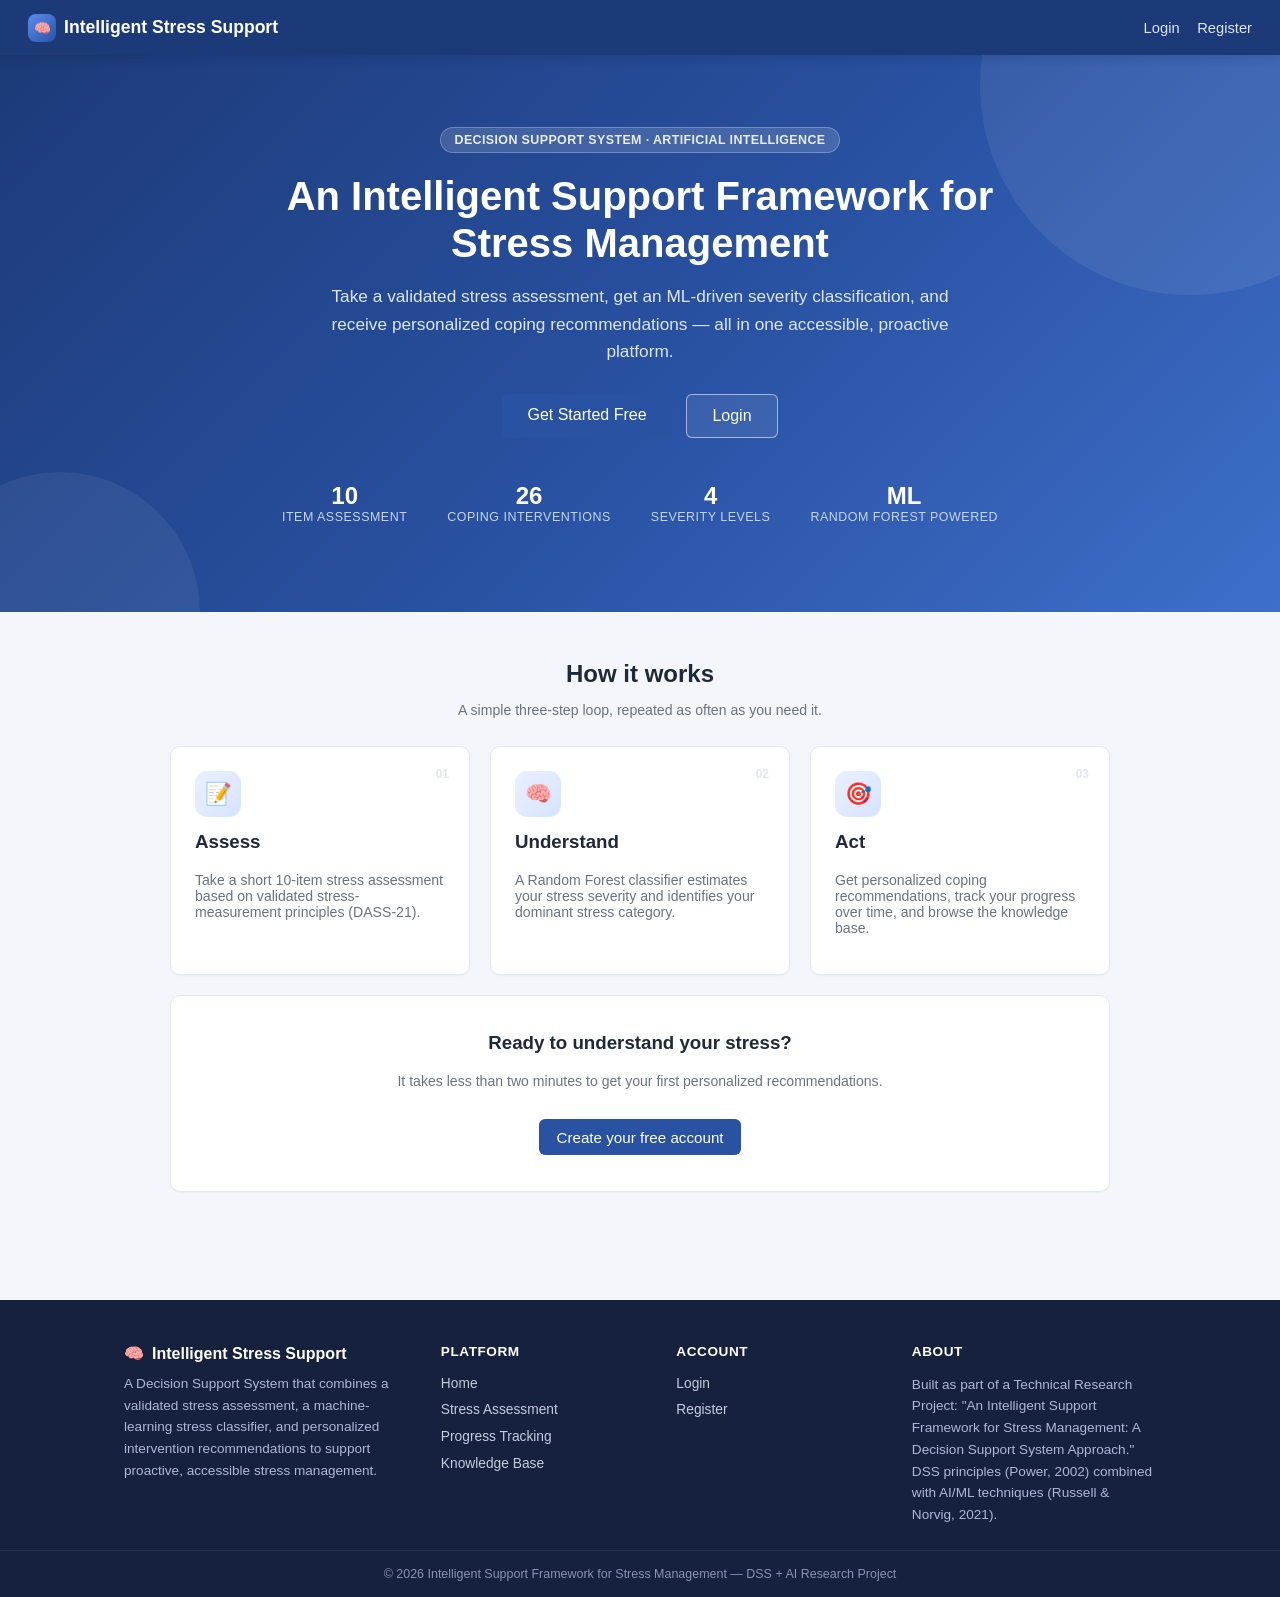
<file: frontend/index.html>
<!DOCTYPE html>
<html lang="en">
<head>
<meta charset="UTF-8">
<meta name="viewport" content="width=device-width, initial-scale=1.0">
<title>Intelligent Stress Support Framework</title>
<link rel="stylesheet" href="assets/css/style.css">
</head>
<body>
<div id="navbar-placeholder"></div>

<section class="hero">
  <div class="hero-inner">
    <span class="hero-eyebrow">Decision Support System &middot; Artificial Intelligence</span>
    <h1>An Intelligent Support Framework for Stress Management</h1>
    <p class="lead">Take a validated stress assessment, get an ML-driven severity classification, and
      receive personalized coping recommendations &mdash; all in one accessible, proactive platform.</p>
    <div class="hero-cta">
      <a class="btn" href="register.html">Get Started Free</a>
      <a class="btn secondary" href="login.html">Login</a>
    </div>
    <div class="hero-stats">
      <div class="hstat"><div class="num">10</div><div class="lbl">Item Assessment</div></div>
      <div class="hstat"><div class="num">26</div><div class="lbl">Coping Interventions</div></div>
      <div class="hstat"><div class="num">4</div><div class="lbl">Severity Levels</div></div>
      <div class="hstat"><div class="num">ML</div><div class="lbl">Random Forest Powered</div></div>
    </div>
  </div>
</section>

<div class="container">
  <div class="section-heading">
    <h2>How it works</h2>
    <p class="muted">A simple three-step loop, repeated as often as you need it.</p>
  </div>
  <div class="grid-3">
    <div class="card feature-card">
      <span class="step-no">01</span>
      <div class="icon-circle">&#128221;</div>
      <h3>Assess</h3>
      <p class="muted">Take a short 10-item stress assessment based on validated stress-measurement
        principles (DASS-21).</p>
    </div>
    <div class="card feature-card">
      <span class="step-no">02</span>
      <div class="icon-circle">&#129504;</div>
      <h3>Understand</h3>
      <p class="muted">A Random Forest classifier estimates your stress severity and identifies your
        dominant stress category.</p>
    </div>
    <div class="card feature-card">
      <span class="step-no">03</span>
      <div class="icon-circle">&#127919;</div>
      <h3>Act</h3>
      <p class="muted">Get personalized coping recommendations, track your progress over time, and
        browse the knowledge base.</p>
    </div>
  </div>

  <div class="card" style="text-align:center; padding:2.25rem 1.5rem;">
    <h3 style="margin-top:0;">Ready to understand your stress?</h3>
    <p class="muted">It takes less than two minutes to get your first personalized recommendations.</p>
    <a class="btn" href="register.html">Create your free account</a>
  </div>
</div>

<div id="footer-placeholder"></div>
<script src="assets/js/config.js"></script>
<script src="assets/js/api.js"></script>
</body>
</html>
</file>
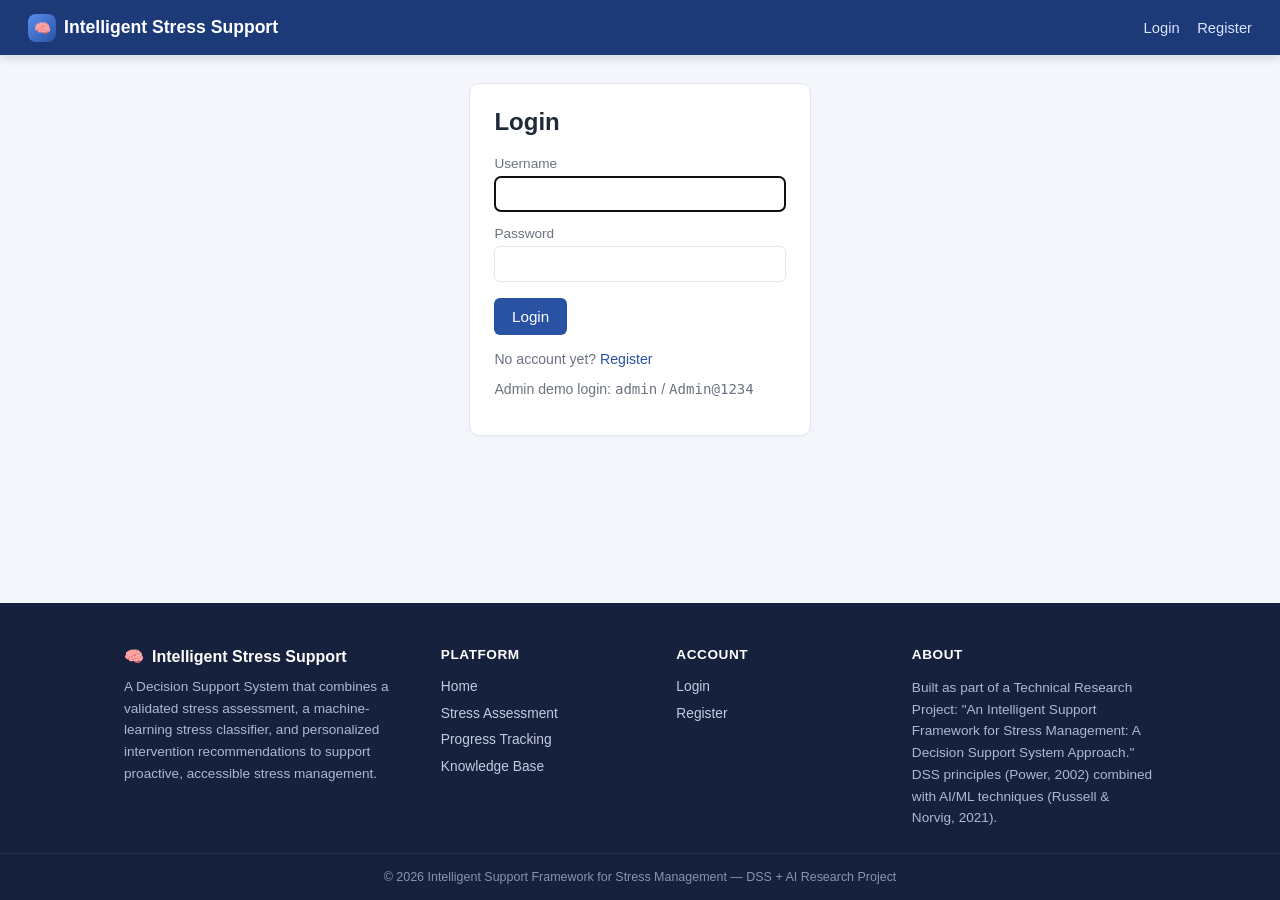
<file: frontend/assessment.html>
<!DOCTYPE html>
<html lang="en">
<head>
<meta charset="UTF-8">
<meta name="viewport" content="width=device-width, initial-scale=1.0">
<title>Stress Assessment - Intelligent Stress Support</title>
<link rel="stylesheet" href="assets/css/style.css">
</head>
<body>
<div id="navbar-placeholder"></div>
<div class="container">
  <div class="card">
    <h2>Stress Assessment</h2>
    <p class="muted">For each statement, indicate how often it applies to you. This uses the same
      10-item, 0&ndash;3 scale described in Appendix A of the project report.</p>
    <div id="alert-box"></div>
    <form id="assessment-form">
      <div id="questions-list"><p class="muted">Loading questions...</p></div>
      <button class="btn" type="submit" id="submit-btn">Submit Assessment</button>
    </form>
  </div>
</div>
<div id="footer-placeholder"></div>
<script src="assets/js/config.js"></script>
<script src="assets/js/api.js"></script>
<script>
Auth.requireAuth();

const SCALE_LABELS = { 0: "Never", 1: "Sometimes", 2: "Often", 3: "Almost Always" };

async function loadQuestions() {
  const listEl = document.getElementById("questions-list");
  try {
    const data = await Api.get("/assessment/questions");
    listEl.innerHTML = data.questions.map(q => `
      <div class="q-item">
        <div><strong>${q.id}.</strong> ${escapeHtml(q.text)}</div>
        <div class="scale-options">
          ${[0,1,2,3].map(v => `
            <label>
              <input type="radio" name="q${q.id}" value="${v}" ${v===0 ? "checked" : ""}>
              ${SCALE_LABELS[v]}
            </label>`).join("")}
        </div>
      </div>`).join("");
  } catch (err) {
    listEl.innerHTML = `<div class="alert error">${escapeHtml(err.message)}</div>`;
  }
}
loadQuestions();

document.getElementById("assessment-form").addEventListener("submit", async (e) => {
  e.preventDefault();
  const alertBox = document.getElementById("alert-box");
  alertBox.innerHTML = "";

  const responses = [];
  for (let i = 1; i <= 10; i++) {
    const checked = document.querySelector(`input[name="q${i}"]:checked`);
    if (!checked) {
      showAlert(alertBox, `Please answer question ${i}.`, "error");
      return;
    }
    responses.push(parseInt(checked.value, 10));
  }

  const submitBtn = document.getElementById("submit-btn");
  submitBtn.disabled = true;
  submitBtn.textContent = "Submitting...";

  try {
    const result = await Api.post("/assessment/submit", { responses });
    window.location.href = "results.html?id=" + result.assessment_id;
  } catch (err) {
    showAlert(alertBox, err.message, "error");
    submitBtn.disabled = false;
    submitBtn.textContent = "Submit Assessment";
  }
});
</script>
</body>
</html>
</file>
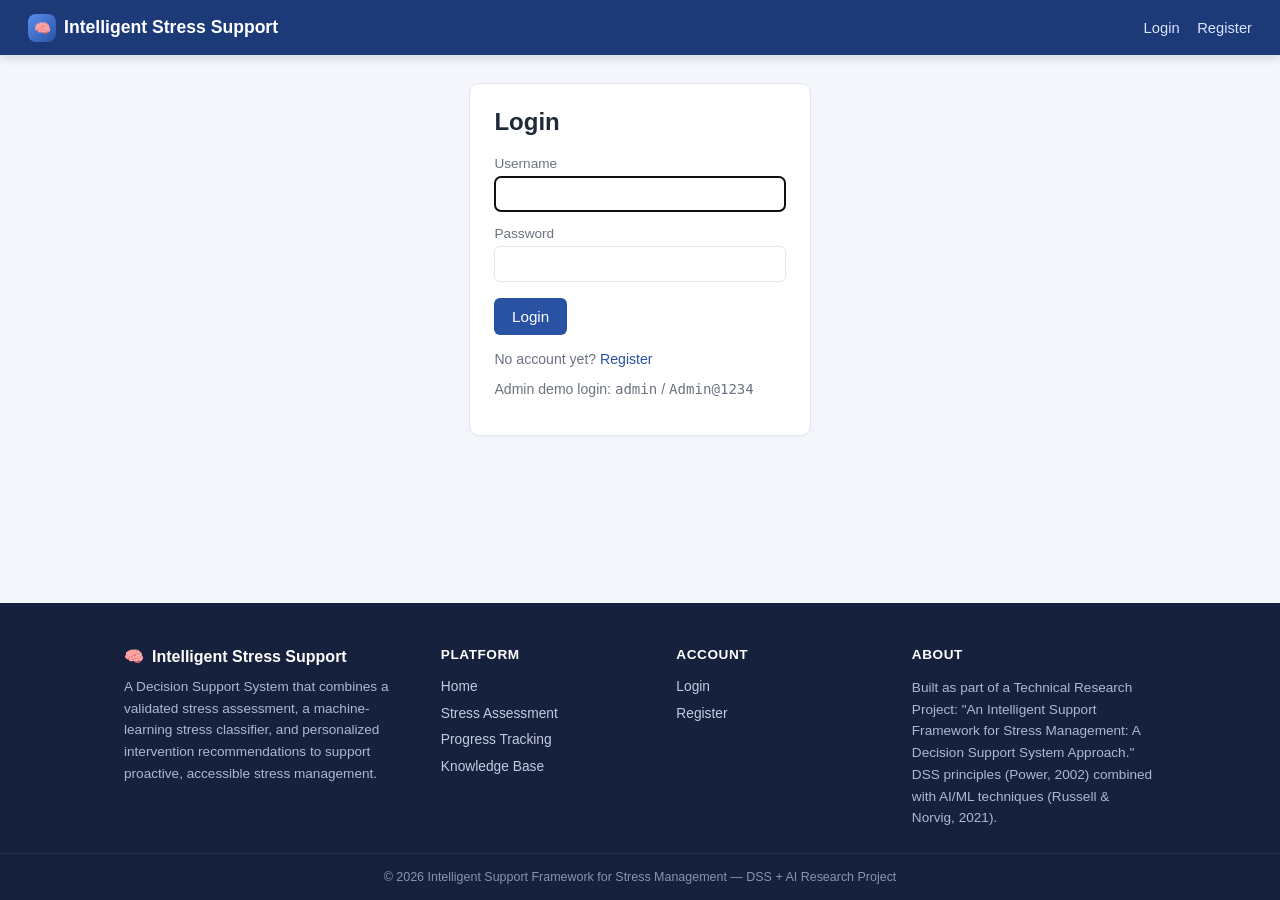
<file: frontend/dashboard.html>
<!DOCTYPE html>
<html lang="en">
<head>
<meta charset="UTF-8">
<meta name="viewport" content="width=device-width, initial-scale=1.0">
<title>Dashboard - Intelligent Stress Support</title>
<link rel="stylesheet" href="assets/css/style.css">
</head>
<body>
<div id="navbar-placeholder"></div>
<div class="container">
  <div class="card">
    <h2 id="welcome-heading">Welcome</h2>
    <p class="muted">Your personal stress management dashboard.</p>
    <p>
      <a class="btn" href="assessment.html">Take Stress Assessment</a>
      <a class="btn secondary" href="progress.html">View Progress</a>
    </p>
  </div>

  <div class="grid-3" id="stat-cards">
    <div class="card stat"><div class="value" id="stat-assessments">&ndash;</div><div class="label">Assessments taken</div></div>
    <div class="card stat"><div class="value" id="stat-latest-severity">&ndash;</div><div class="label">Latest severity</div></div>
    <div class="card stat"><div class="value" id="stat-trend">&ndash;</div><div class="label">7-day stress trend</div></div>
  </div>

  <div class="card">
    <h3>Recent Assessments</h3>
    <div id="recent-assessments"><p class="muted">Loading...</p></div>
    <p><a href="history.html">View full history &rarr;</a></p>
  </div>
</div>
<div id="footer-placeholder"></div>
<script src="assets/js/config.js"></script>
<script src="assets/js/api.js"></script>
<script>
Auth.requireAuth();
document.getElementById("welcome-heading").textContent = "Welcome, " + (Auth.getUser()?.full_name || Auth.getUser()?.username || "");

async function load() {
  try {
    const history = await Api.get("/assessment/history");
    document.getElementById("stat-assessments").textContent = history.length;
    if (history.length) {
      const latest = history[0];
      document.getElementById("stat-latest-severity").innerHTML = `<span class="${severityBadgeClass(latest.severity_level)}">${latest.severity_level}</span>`;
    } else {
      document.getElementById("stat-latest-severity").textContent = "N/A";
    }

    const recentEl = document.getElementById("recent-assessments");
    if (!history.length) {
      recentEl.innerHTML = `<p class="muted">You haven't taken an assessment yet.</p>`;
    } else {
      const rows = history.slice(0, 5).map(a => `
        <tr>
          <td>${formatDate(a.assessment_date)}</td>
          <td>${a.total_score}</td>
          <td><span class="${severityBadgeClass(a.severity_level)}">${a.severity_level}</span></td>
          <td>${escapeHtml(a.stress_category || "")}</td>
          <td><a href="results.html?id=${a.assessment_id}">View</a></td>
        </tr>`).join("");
      recentEl.innerHTML = `
        <table>
          <thead><tr><th>Date</th><th>Score</th><th>Severity</th><th>Category</th><th></th></tr></thead>
          <tbody>${rows}</tbody>
        </table>`;
    }
  } catch (err) {
    document.getElementById("recent-assessments").innerHTML = `<div class="alert error">${escapeHtml(err.message)}</div>`;
  }

  try {
    const summary = await Api.get("/progress/summary");
    document.getElementById("stat-trend").textContent = summary.trend ? summary.trend : "Not enough data";
  } catch (err) {
    document.getElementById("stat-trend").textContent = "N/A";
  }
}
load();
</script>
</body>
</html>
</file>
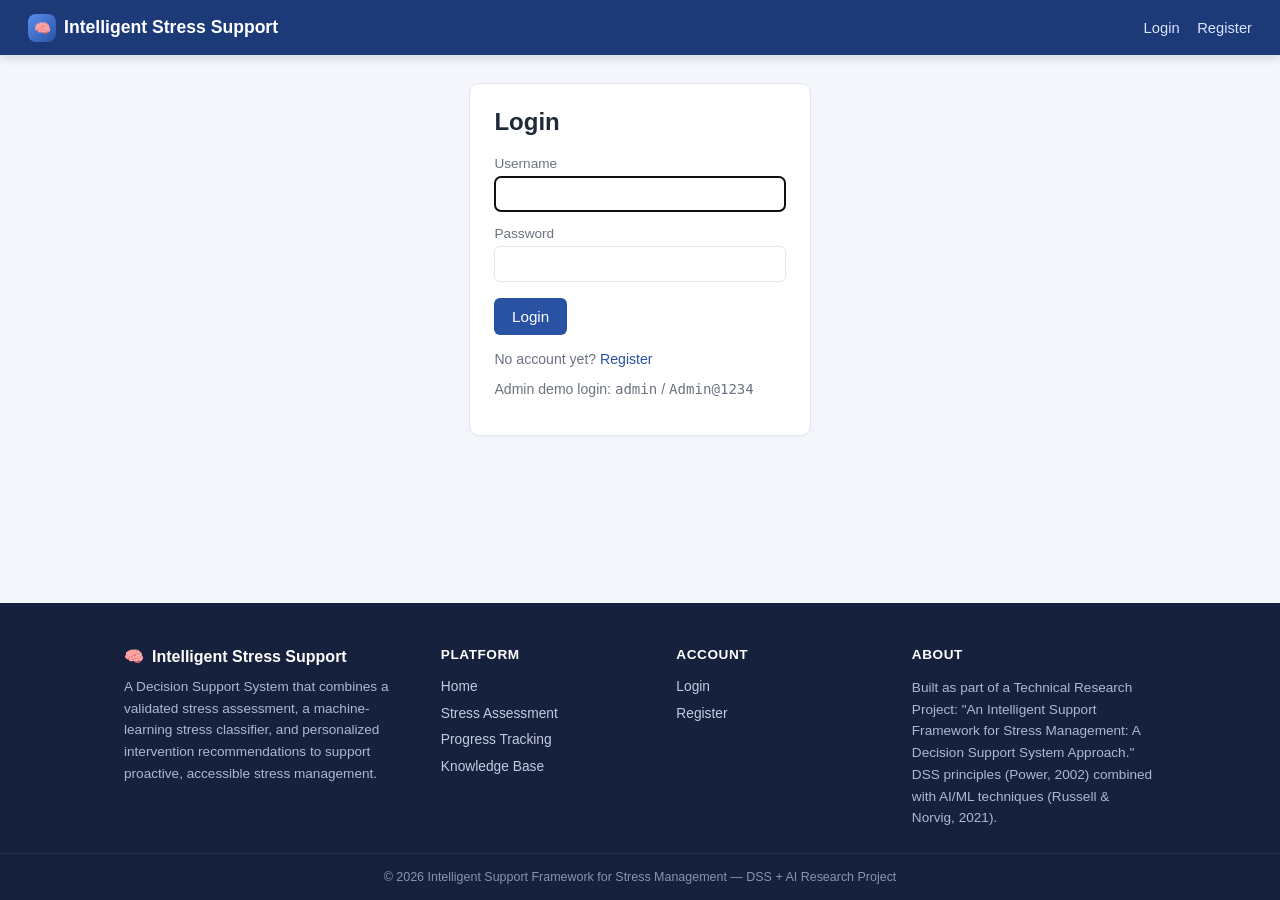
<file: frontend/history.html>
<!DOCTYPE html>
<html lang="en">
<head>
<meta charset="UTF-8">
<meta name="viewport" content="width=device-width, initial-scale=1.0">
<title>Assessment History - Intelligent Stress Support</title>
<link rel="stylesheet" href="assets/css/style.css">
</head>
<body>
<div id="navbar-placeholder"></div>
<div class="container">
  <div class="card">
    <h2>Assessment History</h2>
    <div id="history-table"><p class="muted">Loading...</p></div>
  </div>
</div>
<div id="footer-placeholder"></div>
<script src="assets/js/config.js"></script>
<script src="assets/js/api.js"></script>
<script>
Auth.requireAuth();

async function load() {
  const el = document.getElementById("history-table");
  try {
    const history = await Api.get("/assessment/history");
    if (!history.length) {
      el.innerHTML = `<p class="muted">No assessments yet. <a href="assessment.html">Take one now</a>.</p>`;
      return;
    }
    const rows = history.map(a => `
      <tr>
        <td>${formatDate(a.assessment_date)}</td>
        <td>${a.total_score}</td>
        <td><span class="${severityBadgeClass(a.severity_level)}">${a.severity_level}</span></td>
        <td>${escapeHtml(a.stress_category || "")}</td>
        <td><a href="results.html?id=${a.assessment_id}">View</a></td>
      </tr>`).join("");
    el.innerHTML = `
      <table>
        <thead><tr><th>Date</th><th>Score</th><th>Severity</th><th>Category</th><th></th></tr></thead>
        <tbody>${rows}</tbody>
      </table>`;
  } catch (err) {
    el.innerHTML = `<div class="alert error">${escapeHtml(err.message)}</div>`;
  }
}
load();
</script>
</body>
</html>
</file>
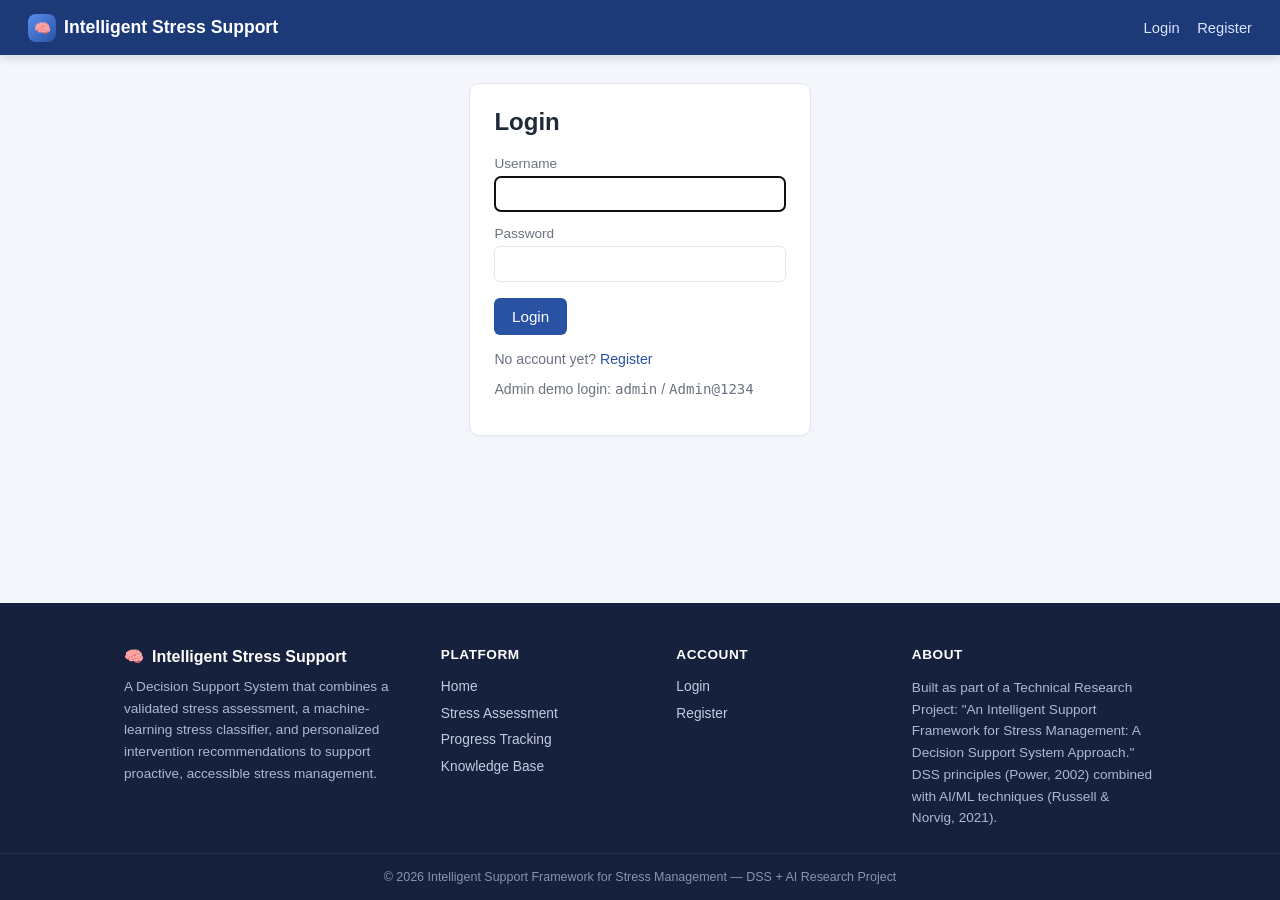
<file: frontend/knowledge.html>
<!DOCTYPE html>
<html lang="en">
<head>
<meta charset="UTF-8">
<meta name="viewport" content="width=device-width, initial-scale=1.0">
<title>Knowledge Base - Intelligent Stress Support</title>
<link rel="stylesheet" href="assets/css/style.css">
</head>
<body>
<div id="navbar-placeholder"></div>
<div class="container">
  <div class="card">
    <h2>Knowledge Base</h2>
    <div class="grid-2">
      <div>
        <label for="search">Search</label>
        <input type="text" id="search" placeholder="Search articles...">
      </div>
      <div>
        <label for="category">Category</label>
        <select id="category"><option value="">All categories</option></select>
      </div>
    </div>
  </div>
  <div id="articles-list"><p class="muted">Loading...</p></div>
</div>
<div id="footer-placeholder"></div>
<script src="assets/js/config.js"></script>
<script src="assets/js/api.js"></script>
<script>
Auth.requireAuth();

async function loadCategories() {
  try {
    const cats = await Api.get("/knowledge/categories");
    const sel = document.getElementById("category");
    cats.forEach(c => {
      const opt = document.createElement("option");
      opt.value = c; opt.textContent = c;
      sel.appendChild(opt);
    });
  } catch (err) { /* non-fatal */ }
}

async function loadArticles() {
  const el = document.getElementById("articles-list");
  const q = document.getElementById("search").value.trim();
  const category = document.getElementById("category").value;
  const params = new URLSearchParams();
  if (q) params.set("q", q);
  if (category) params.set("category", category);

  el.innerHTML = `<p class="muted">Loading...</p>`;
  try {
    const articles = await Api.get("/knowledge" + (params.toString() ? "?" + params.toString() : ""));
    if (!articles.length) {
      el.innerHTML = `<p class="muted">No articles found.</p>`;
      return;
    }
    el.innerHTML = articles.map(a => `
      <div class="card">
        <div class="muted">${escapeHtml(a.category || "General")}</div>
        <h3><a href="knowledge_detail.html?id=${a.resource_id}">${escapeHtml(a.title)}</a></h3>
        <p>${escapeHtml(a.content.slice(0, 180))}${a.content.length > 180 ? "..." : ""}</p>
      </div>`).join("");
  } catch (err) {
    el.innerHTML = `<div class="alert error">${escapeHtml(err.message)}</div>`;
  }
}

document.getElementById("search").addEventListener("input", debounce(loadArticles, 300));
document.getElementById("category").addEventListener("change", loadArticles);

function debounce(fn, ms) {
  let t;
  return (...args) => { clearTimeout(t); t = setTimeout(() => fn(...args), ms); };
}

loadCategories();
loadArticles();
</script>
</body>
</html>
</file>
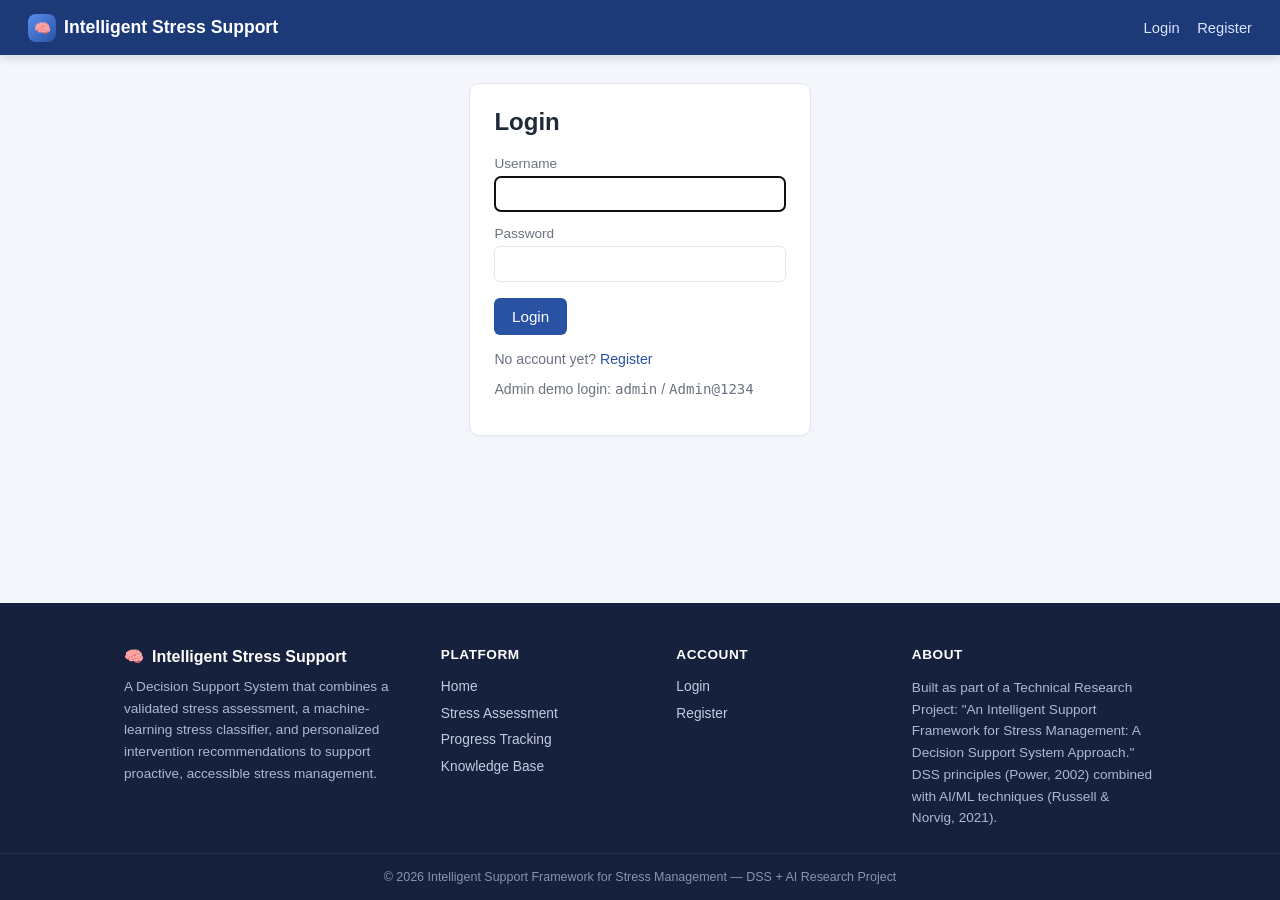
<file: frontend/login.html>
<!DOCTYPE html>
<html lang="en">
<head>
<meta charset="UTF-8">
<meta name="viewport" content="width=device-width, initial-scale=1.0">
<title>Login - Intelligent Stress Support</title>
<link rel="stylesheet" href="assets/css/style.css">
</head>
<body>
<div id="navbar-placeholder"></div>
<div class="container" style="max-width:420px;">
  <div class="card">
    <h2>Login</h2>
    <div id="alert-box"></div>
    <form id="login-form">
      <label for="username">Username</label>
      <input type="text" id="username" required autofocus>

      <label for="password">Password</label>
      <input type="password" id="password" required>

      <button class="btn" type="submit">Login</button>
    </form>
    <p class="muted" style="margin-top:1rem;">No account yet? <a href="register.html">Register</a></p>
    <p class="muted">Admin demo login: <code>admin</code> / <code>Admin@1234</code></p>
  </div>
</div>
<div id="footer-placeholder"></div>
<script src="assets/js/config.js"></script>
<script src="assets/js/api.js"></script>
<script>
Auth.redirectIfLoggedIn();

document.getElementById("login-form").addEventListener("submit", async (e) => {
  e.preventDefault();
  const alertBox = document.getElementById("alert-box");
  alertBox.innerHTML = "";
  const username = document.getElementById("username").value.trim();
  const password = document.getElementById("password").value;

  try {
    const data = await Api.post("/auth/login", { username, password });
    Auth.setSession(data.token, data.user);
    window.location.href = "dashboard.html";
  } catch (err) {
    showAlert(alertBox, err.message, "error");
  }
});
</script>
</body>
</html>
</file>
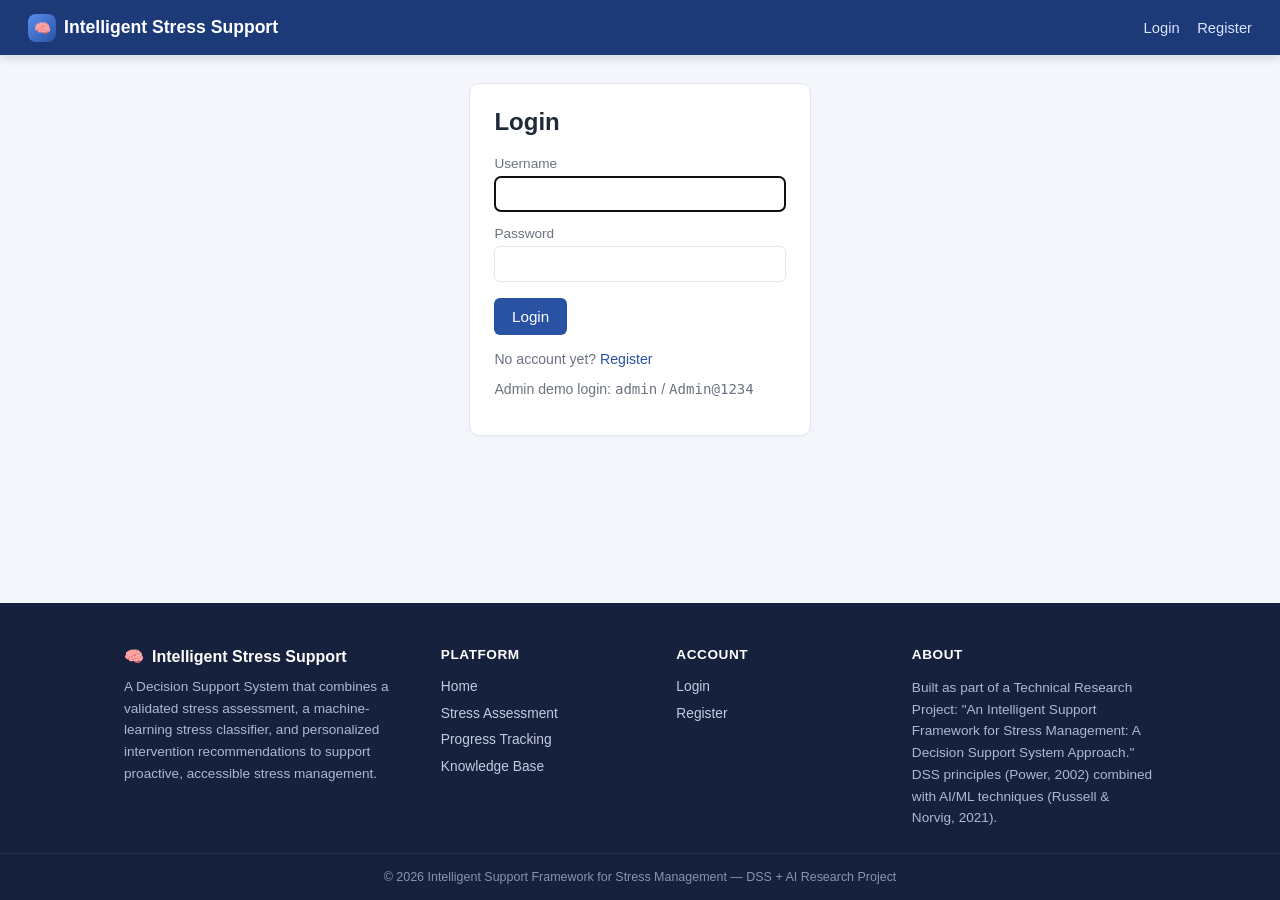
<file: frontend/profile.html>
<!DOCTYPE html>
<html lang="en">
<head>
<meta charset="UTF-8">
<meta name="viewport" content="width=device-width, initial-scale=1.0">
<title>Profile - Intelligent Stress Support</title>
<link rel="stylesheet" href="assets/css/style.css">
</head>
<body>
<div id="navbar-placeholder"></div>
<div class="container" style="max-width:520px;">
  <div class="card">
    <h2>Your Profile</h2>
    <div id="alert-box"></div>
    <form id="profile-form">
      <label>Username</label>
      <input type="text" id="username" disabled>

      <label>Email</label>
      <input type="text" id="email" disabled>

      <label for="full_name">Full name</label>
      <input type="text" id="full_name">

      <div class="grid-2">
        <div>
          <label for="age">Age</label>
          <input type="number" id="age" min="10" max="120">
        </div>
        <div>
          <label for="gender">Gender</label>
          <select id="gender">
            <option value="">Prefer not to say</option>
            <option>Female</option>
            <option>Male</option>
            <option>Other</option>
          </select>
        </div>
      </div>

      <label for="occupation">Occupation</label>
      <input type="text" id="occupation">

      <button class="btn" type="submit">Save Changes</button>
    </form>
  </div>
</div>
<div id="footer-placeholder"></div>
<script src="assets/js/config.js"></script>
<script src="assets/js/api.js"></script>
<script>
Auth.requireAuth();

async function load() {
  try {
    const u = await Api.get("/auth/me");
    document.getElementById("username").value = u.username;
    document.getElementById("email").value = u.email;
    document.getElementById("full_name").value = u.full_name || "";
    document.getElementById("age").value = u.age || "";
    document.getElementById("gender").value = u.gender || "";
    document.getElementById("occupation").value = u.occupation || "";
  } catch (err) {
    showAlert(document.getElementById("alert-box"), err.message, "error");
  }
}
load();

document.getElementById("profile-form").addEventListener("submit", async (e) => {
  e.preventDefault();
  const alertBox = document.getElementById("alert-box");
  alertBox.innerHTML = "";
  try {
    const updated = await Api.put("/auth/me", {
      full_name: document.getElementById("full_name").value.trim(),
      age: document.getElementById("age").value || null,
      gender: document.getElementById("gender").value,
      occupation: document.getElementById("occupation").value.trim(),
    });
    const user = Auth.getUser();
    user.full_name = updated.full_name;
    Auth.setSession(Auth.getToken(), user);
    showAlert(alertBox, "Profile updated.", "success");
  } catch (err) {
    showAlert(alertBox, err.message, "error");
  }
});
</script>
</body>
</html>
</file>
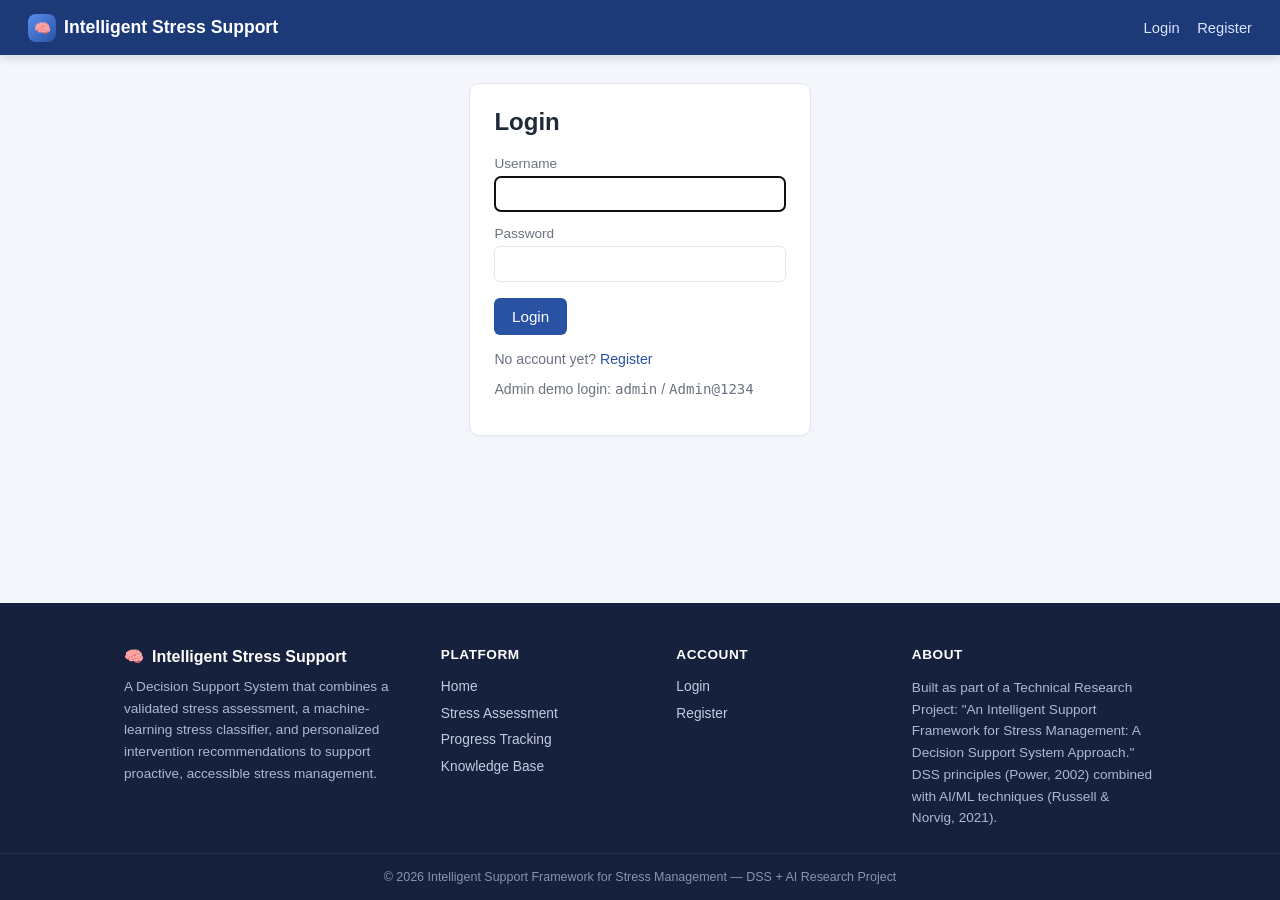
<file: frontend/progress.html>
<!DOCTYPE html>
<html lang="en">
<head>
<meta charset="UTF-8">
<meta name="viewport" content="width=device-width, initial-scale=1.0">
<title>Progress Tracking - Intelligent Stress Support</title>
<link rel="stylesheet" href="assets/css/style.css">
</head>
<body>
<div id="navbar-placeholder"></div>
<div class="container">
  <div class="card">
    <h2>Log Today's Check-in</h2>
    <div id="alert-box"></div>
    <form id="progress-form">
      <div class="grid-2">
        <div>
          <label for="stress_level">Stress level (1 = very low, 10 = very high)</label>
          <input type="number" id="stress_level" min="1" max="10" required>
        </div>
        <div>
          <label for="mood_rating">Mood rating (1 = very low, 10 = very high)</label>
          <input type="number" id="mood_rating" min="1" max="10" required>
        </div>
      </div>
      <label for="notes">Notes (optional)</label>
      <textarea id="notes" placeholder="What's on your mind today?"></textarea>
      <button class="btn" type="submit">Save Check-in</button>
    </form>
  </div>

  <div class="card">
    <h3>Trend</h3>
    <svg id="trend-chart" width="100%" height="220"></svg>
  </div>

  <div class="card">
    <h3>History</h3>
    <div id="progress-table"><p class="muted">Loading...</p></div>
  </div>
</div>
<div id="footer-placeholder"></div>
<script src="assets/js/config.js"></script>
<script src="assets/js/api.js"></script>
<script src="assets/js/chart.js"></script>
<script>
Auth.requireAuth();

async function load() {
  const tableEl = document.getElementById("progress-table");
  try {
    const rows = await Api.get("/progress");
    if (!rows.length) {
      tableEl.innerHTML = `<p class="muted">No check-ins logged yet.</p>`;
    } else {
      const trs = rows.slice().reverse().map(r => `
        <tr>
          <td>${formatDate(r.tracking_date)}</td>
          <td>${r.stress_level}</td>
          <td>${r.mood_rating}</td>
          <td>${escapeHtml(r.notes || "")}</td>
        </tr>`).join("");
      tableEl.innerHTML = `
        <table>
          <thead><tr><th>Date</th><th>Stress</th><th>Mood</th><th>Notes</th></tr></thead>
          <tbody>${trs}</tbody>
        </table>`;
    }

    const chartEl = document.getElementById("trend-chart");
    const stressSeries = rows.map((r, i) => ({ y: r.stress_level, label: formatDate(r.tracking_date) }));
    const moodSeries = rows.map((r, i) => ({ y: r.mood_rating, label: formatDate(r.tracking_date) }));
    renderLineChart(chartEl, [
      { name: "Stress level", data: stressSeries },
      { name: "Mood rating", data: moodSeries },
    ]);
  } catch (err) {
    tableEl.innerHTML = `<div class="alert error">${escapeHtml(err.message)}</div>`;
  }
}
load();

document.getElementById("progress-form").addEventListener("submit", async (e) => {
  e.preventDefault();
  const alertBox = document.getElementById("alert-box");
  alertBox.innerHTML = "";
  const body = {
    stress_level: parseInt(document.getElementById("stress_level").value, 10),
    mood_rating: parseInt(document.getElementById("mood_rating").value, 10),
    notes: document.getElementById("notes").value.trim(),
  };
  try {
    await Api.post("/progress", body);
    showAlert(alertBox, "Check-in saved.", "success");
    document.getElementById("progress-form").reset();
    load();
  } catch (err) {
    showAlert(alertBox, err.message, "error");
  }
});
</script>
</body>
</html>
</file>
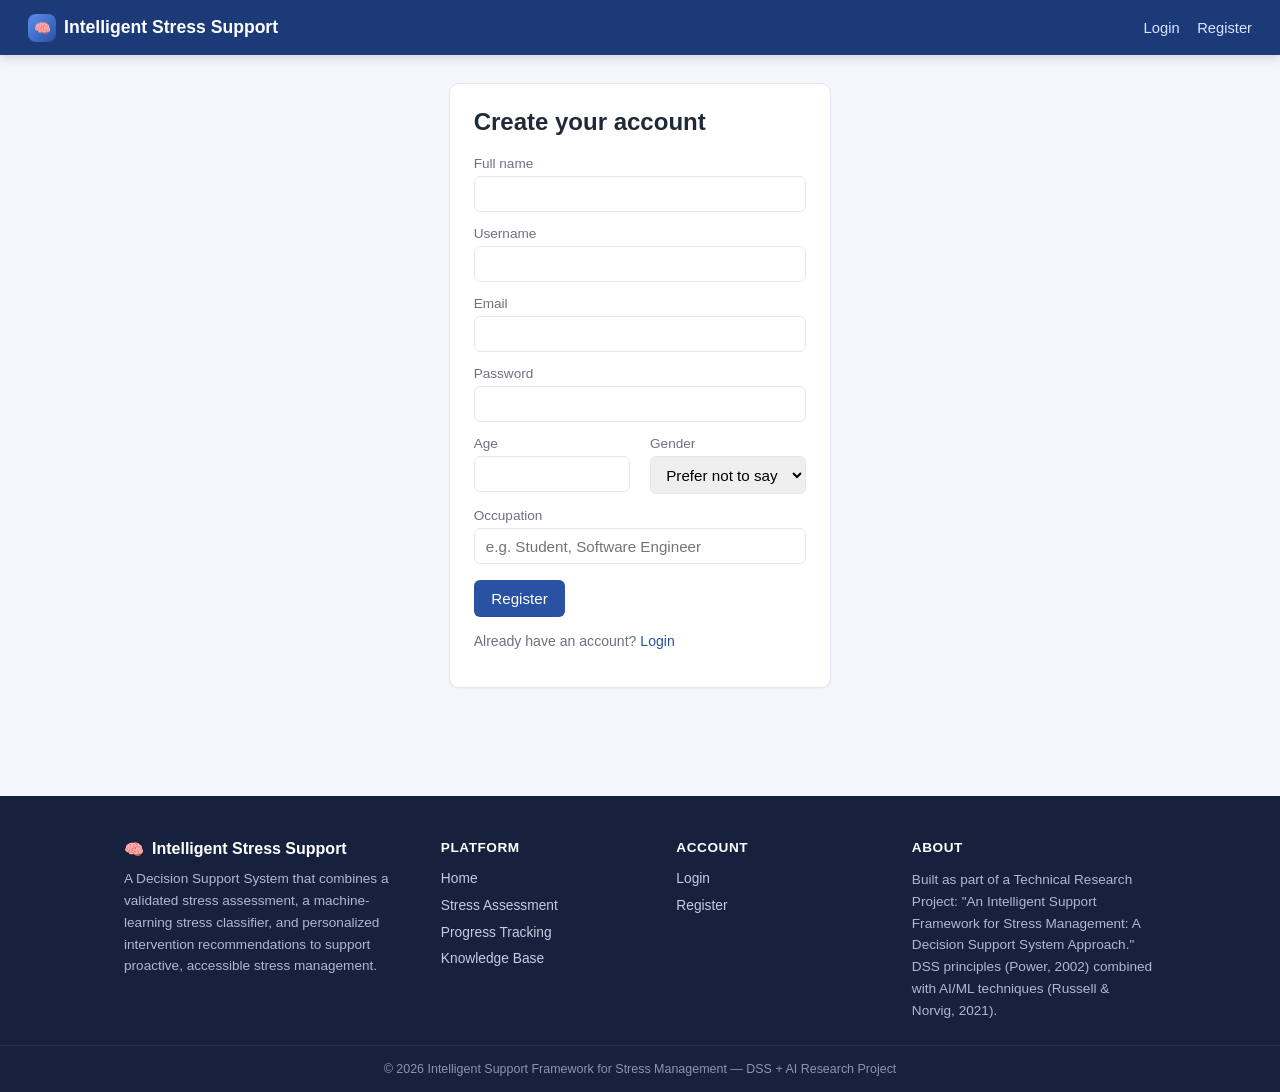
<file: frontend/register.html>
<!DOCTYPE html>
<html lang="en">
<head>
<meta charset="UTF-8">
<meta name="viewport" content="width=device-width, initial-scale=1.0">
<title>Register - Intelligent Stress Support</title>
<link rel="stylesheet" href="assets/css/style.css">
</head>
<body>
<div id="navbar-placeholder"></div>
<div class="container" style="max-width:480px;">
  <div class="card">
    <h2>Create your account</h2>
    <div id="alert-box"></div>
    <form id="register-form">
      <label for="full_name">Full name</label>
      <input type="text" id="full_name" required>

      <label for="username">Username</label>
      <input type="text" id="username" minlength="3" required>

      <label for="email">Email</label>
      <input type="email" id="email" required>

      <label for="password">Password</label>
      <input type="password" id="password" minlength="6" required>

      <div class="grid-2">
        <div>
          <label for="age">Age</label>
          <input type="number" id="age" min="10" max="120">
        </div>
        <div>
          <label for="gender">Gender</label>
          <select id="gender">
            <option value="">Prefer not to say</option>
            <option>Female</option>
            <option>Male</option>
            <option>Other</option>
          </select>
        </div>
      </div>

      <label for="occupation">Occupation</label>
      <input type="text" id="occupation" placeholder="e.g. Student, Software Engineer">

      <button class="btn" type="submit">Register</button>
    </form>
    <p class="muted" style="margin-top:1rem;">Already have an account? <a href="login.html">Login</a></p>
  </div>
</div>
<div id="footer-placeholder"></div>
<script src="assets/js/config.js"></script>
<script src="assets/js/api.js"></script>
<script>
Auth.redirectIfLoggedIn();

document.getElementById("register-form").addEventListener("submit", async (e) => {
  e.preventDefault();
  const alertBox = document.getElementById("alert-box");
  alertBox.innerHTML = "";

  const body = {
    full_name: document.getElementById("full_name").value.trim(),
    username: document.getElementById("username").value.trim(),
    email: document.getElementById("email").value.trim(),
    password: document.getElementById("password").value,
    age: document.getElementById("age").value || null,
    gender: document.getElementById("gender").value,
    occupation: document.getElementById("occupation").value.trim(),
  };

  try {
    const data = await Api.post("/auth/register", body);
    Auth.setSession(data.token, data.user);
    window.location.href = "dashboard.html";
  } catch (err) {
    showAlert(alertBox, err.message, "error");
  }
});
</script>
</body>
</html>
</file>
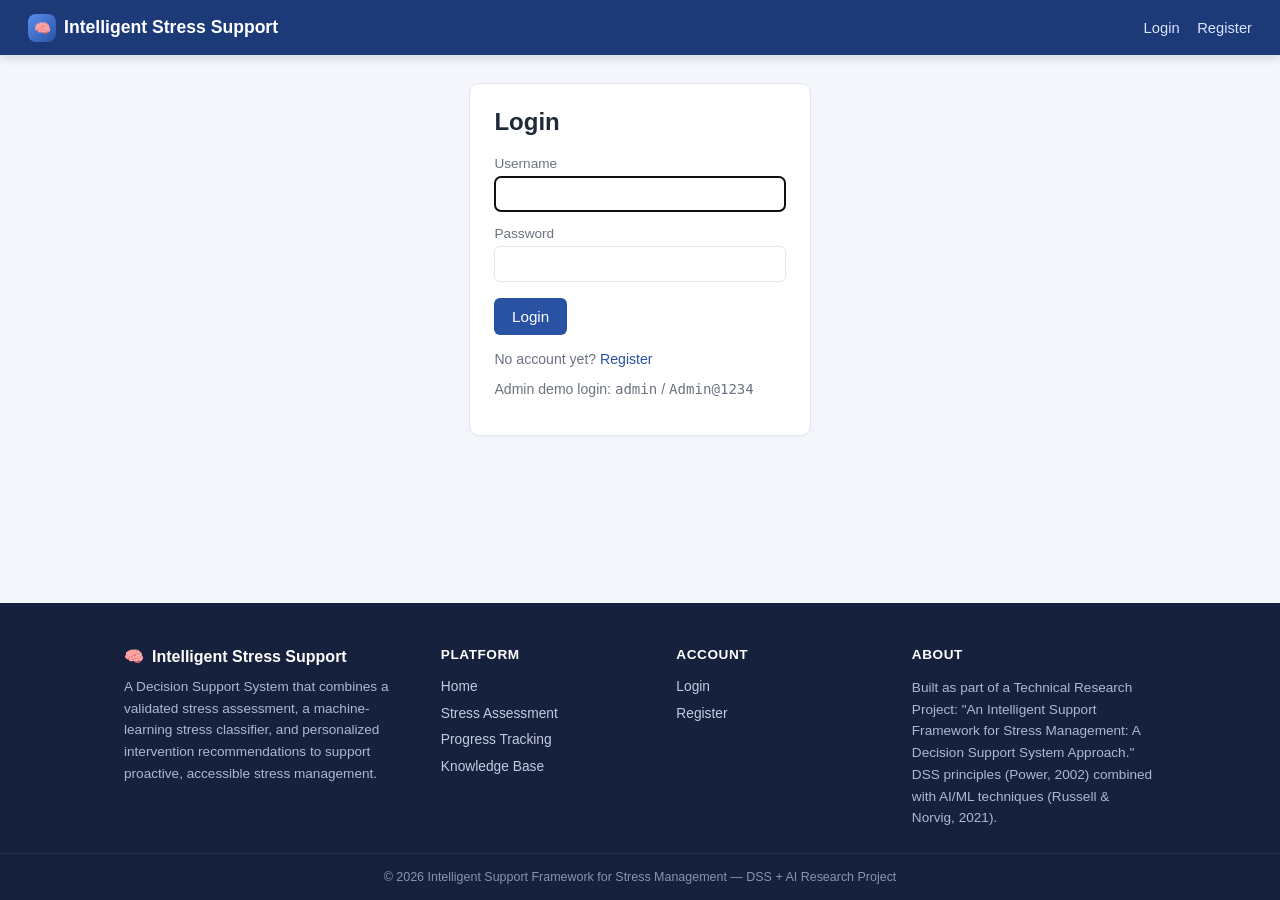
<file: frontend/results.html>
<!DOCTYPE html>
<html lang="en">
<head>
<meta charset="UTF-8">
<meta name="viewport" content="width=device-width, initial-scale=1.0">
<title>Assessment Results - Intelligent Stress Support</title>
<link rel="stylesheet" href="assets/css/style.css">
</head>
<body>
<div id="navbar-placeholder"></div>
<div class="container">
  <div class="card" id="result-card"><p class="muted">Loading...</p></div>
  <div class="card">
    <h3>Personalized Recommendations</h3>
    <p class="muted">Generated by the Recommendation Subsystem: collaborative filtering against other users'
      rated interventions, falling back to content-based matching on your severity/category until enough
      rating history exists.</p>
    <div id="recommendations"><p class="muted">Loading...</p></div>
  </div>
</div>
<div id="footer-placeholder"></div>
<script src="assets/js/config.js"></script>
<script src="assets/js/api.js"></script>
<script>
Auth.requireAuth();

const params = new URLSearchParams(window.location.search);
const assessmentId = params.get("id");

if (!assessmentId) {
  document.getElementById("result-card").innerHTML = `<div class="alert error">No assessment specified.</div>`;
} else {
  loadResult();
  loadRecommendations();
}

async function loadResult() {
  const card = document.getElementById("result-card");
  try {
    const a = await Api.get(`/assessment/${assessmentId}`);
    card.innerHTML = `
      <h2>Assessment Result</h2>
      <p class="muted">${formatDate(a.assessment_date)}</p>
      <div class="grid-3">
        <div class="stat"><div class="value">${a.total_score}</div><div class="label">Total score (0-30)</div></div>
        <div class="stat"><div class="value"><span class="${severityBadgeClass(a.severity_level)}">${a.severity_level}</span></div><div class="label">Stress severity</div></div>
        <div class="stat"><div class="value">${escapeHtml(a.stress_category)}</div><div class="label">Dominant category</div></div>
      </div>`;
  } catch (err) {
    card.innerHTML = `<div class="alert error">${escapeHtml(err.message)}</div>`;
  }
}

async function loadRecommendations() {
  const el = document.getElementById("recommendations");
  try {
    const recs = await Api.get(`/recommendations/${assessmentId}`);
    if (!recs.length) {
      el.innerHTML = `<p class="muted">No recommendations available.</p>`;
      return;
    }
    el.innerHTML = recs.map(r => `
      <div class="rec-card" data-intervention-id="${r.intervention_id}">
        <div class="meta">${escapeHtml(r.intervention_type)} &middot; for ${escapeHtml(r.target_severity)} severity
          &middot; via ${r.recommended_via === "collaborative_filtering" ? "collaborative filtering" : "content match"}</div>
        <strong>${escapeHtml(r.intervention_name)}</strong>
        <p class="muted" style="margin:0.4rem 0;">${escapeHtml(r.description || "")}</p>
        <div>
          Rate this:
          <span class="rating-stars" data-value="0">
            ${[1,2,3,4,5].map(v => `<span data-star="${v}">&#9733;</span>`).join("")}
          </span>
          <span class="muted rating-status"></span>
        </div>
      </div>`).join("");

    el.querySelectorAll(".rec-card").forEach(card => {
      const interventionId = card.dataset.interventionId;
      const starsWrap = card.querySelector(".rating-stars");
      const status = card.querySelector(".rating-status");
      const stars = starsWrap.querySelectorAll("[data-star]");

      function paint(value) {
        stars.forEach(s => s.classList.toggle("active", parseInt(s.dataset.star) <= value));
      }

      stars.forEach(s => {
        s.addEventListener("click", async () => {
          const value = parseInt(s.dataset.star);
          paint(value);
          status.textContent = "Saving...";
          try {
            await Api.post("/recommendations/rate", {
              intervention_id: parseInt(interventionId),
              assessment_id: parseInt(assessmentId),
              rating: value,
            });
            status.textContent = "Thanks for your feedback!";
          } catch (err) {
            status.textContent = err.message;
          }
        });
      });
    });
  } catch (err) {
    el.innerHTML = `<div class="alert error">${escapeHtml(err.message)}</div>`;
  }
}
</script>
</body>
</html>
</file>
<file: frontend/assets/css/style.css>
:root {
  --primary: #2952a3;
  --primary-dark: #1d3a78;
  --bg: #f4f6fb;
  --card-bg: #ffffff;
  --text: #1f2937;
  --muted: #6b7280;
  --border: #e2e8f0;
  --low: #2e9e5b;
  --moderate: #d4a017;
  --high: #e2691b;
  --veryhigh: #c0392b;
  --radius: 10px;
}

* { box-sizing: border-box; }

body {
  margin: 0;
  display: flex;
  flex-direction: column;
  min-height: 100vh;
  font-family: -apple-system, "Segoe UI", Roboto, Helvetica, Arial, sans-serif;
  background: var(--bg);
  color: var(--text);
}

a { color: var(--primary); text-decoration: none; }
a:hover { text-decoration: underline; }

.navbar {
  background: var(--primary-dark);
  color: #fff;
  display: flex;
  align-items: center;
  justify-content: space-between;
  padding: 0.85rem 1.75rem;
  position: sticky;
  top: 0;
  z-index: 50;
  box-shadow: 0 2px 10px rgba(15, 23, 42, 0.18);
}

.navbar .brand {
  font-weight: 700;
  font-size: 1.1rem;
  color: #fff;
  display: flex;
  align-items: center;
  gap: 0.5rem;
}
.navbar .brand:hover { text-decoration: none; }
.navbar .brand .logo-mark {
  display: inline-flex;
  align-items: center;
  justify-content: center;
  width: 28px;
  height: 28px;
  border-radius: 8px;
  background: linear-gradient(135deg, #5b8def, #2952a3);
  font-size: 0.85rem;
}

.navbar nav a {
  color: #dbe4ff;
  margin-left: 1.1rem;
  font-size: 0.92rem;
  transition: color 0.15s ease;
}
.navbar nav a:hover { color: #fff; text-decoration: none; }

.container {
  max-width: 980px;
  margin: 0 auto;
  padding: 1.75rem 1.25rem 3rem;
}

.card {
  background: var(--card-bg);
  border: 1px solid var(--border);
  border-radius: var(--radius);
  padding: 1.5rem;
  margin-bottom: 1.25rem;
  box-shadow: 0 1px 2px rgba(0,0,0,0.04);
}

.card h2, .card h3 { margin-top: 0; }

.grid-2 { display: grid; grid-template-columns: 1fr 1fr; gap: 1.25rem; }
.grid-3 { display: grid; grid-template-columns: repeat(3, 1fr); gap: 1.25rem; }
@media (max-width: 720px) {
  .grid-2, .grid-3 { grid-template-columns: 1fr; }
}

label { display: block; font-size: 0.85rem; color: var(--muted); margin-bottom: 0.3rem; margin-top: 0.85rem; }
input[type=text], input[type=password], input[type=email], input[type=number], select, textarea {
  width: 100%;
  padding: 0.55rem 0.7rem;
  border: 1px solid var(--border);
  border-radius: 6px;
  font-size: 0.95rem;
  font-family: inherit;
}
textarea { resize: vertical; min-height: 90px; }

.btn {
  display: inline-block;
  background: var(--primary);
  color: #fff;
  border: none;
  border-radius: 6px;
  padding: 0.6rem 1.1rem;
  font-size: 0.95rem;
  cursor: pointer;
  margin-top: 1rem;
}
.btn:hover { background: var(--primary-dark); text-decoration: none; }
.btn.secondary { background: #fff; color: var(--primary); border: 1px solid var(--primary); }
.btn.danger { background: #c0392b; }
.btn.small { padding: 0.35rem 0.7rem; font-size: 0.85rem; margin-top: 0; }

.alert { padding: 0.75rem 1rem; border-radius: 6px; margin-bottom: 1rem; font-size: 0.9rem; }
.alert.error { background: #fde8e8; color: #9b1c1c; border: 1px solid #f5b5b5; }
.alert.success { background: #e6f7ed; color: #1f7a47; border: 1px solid #a9e3c0; }

.badge {
  display: inline-block;
  padding: 0.2rem 0.65rem;
  border-radius: 999px;
  font-size: 0.8rem;
  font-weight: 600;
  color: #fff;
}
.badge.Low { background: var(--low); }
.badge.Moderate { background: var(--moderate); }
.badge.High { background: var(--high); }
.badge.Very.High, .badge.VeryHigh { background: var(--veryhigh); }

.q-item { padding: 0.9rem 0; border-bottom: 1px solid var(--border); }
.q-item:last-child { border-bottom: none; }
.scale-options { display: flex; gap: 1.25rem; margin-top: 0.5rem; flex-wrap: wrap; }
.scale-options label { display: flex; align-items: center; gap: 0.35rem; font-size: 0.85rem; color: var(--text); margin: 0; }

table { width: 100%; border-collapse: collapse; font-size: 0.92rem; }
th, td { text-align: left; padding: 0.55rem 0.6rem; border-bottom: 1px solid var(--border); }
th { color: var(--muted); font-weight: 600; }

.muted { color: var(--muted); font-size: 0.88rem; }
.stat { text-align: center; }
.stat .value { font-size: 1.8rem; font-weight: 700; color: var(--primary-dark); }
.stat .label { color: var(--muted); font-size: 0.82rem; }

.rec-card { border: 1px solid var(--border); border-radius: 8px; padding: 1rem; margin-bottom: 0.85rem; }
.rec-card .meta { font-size: 0.78rem; color: var(--muted); margin-bottom: 0.3rem; }
.rating-stars { font-size: 1.3rem; cursor: pointer; color: #d1d5db; }
.rating-stars .active { color: #f5a623; }

/* ---- Hero (landing page) ---- */
.hero {
  position: relative;
  overflow: hidden;
  background: linear-gradient(135deg, #1d3a78 0%, #2952a3 55%, #3f6fc9 100%);
  color: #fff;
  padding: 4.5rem 1.5rem 5.5rem;
  text-align: center;
}
.hero::before, .hero::after {
  content: "";
  position: absolute;
  border-radius: 50%;
  background: rgba(255, 255, 255, 0.07);
}
.hero::before { width: 420px; height: 420px; top: -180px; right: -120px; }
.hero::after { width: 280px; height: 280px; bottom: -140px; left: -80px; background: rgba(255, 255, 255, 0.06); }

.hero-inner { position: relative; max-width: 760px; margin: 0 auto; }
.hero-eyebrow {
  display: inline-block;
  background: rgba(255, 255, 255, 0.14);
  border: 1px solid rgba(255, 255, 255, 0.25);
  color: #e7edff;
  padding: 0.3rem 0.85rem;
  border-radius: 999px;
  font-size: 0.78rem;
  font-weight: 600;
  letter-spacing: 0.03em;
  text-transform: uppercase;
  margin-bottom: 1.25rem;
}
.hero h1 {
  font-size: 2.5rem;
  line-height: 1.18;
  margin: 0 0 1rem;
  font-weight: 800;
}
.hero p.lead {
  font-size: 1.08rem;
  color: #dce6ff;
  max-width: 620px;
  margin: 0 auto 1.75rem;
  line-height: 1.6;
}
.hero-cta { display: flex; gap: 0.85rem; justify-content: center; flex-wrap: wrap; }
.hero .btn { margin-top: 0; padding: 0.75rem 1.6rem; font-size: 1rem; }
.hero .btn.secondary { background: rgba(255,255,255,0.08); color: #fff; border: 1px solid rgba(255,255,255,0.55); }
.hero .btn.secondary:hover { background: rgba(255,255,255,0.18); }

.hero-stats {
  position: relative;
  display: flex;
  justify-content: center;
  gap: 2.5rem;
  margin-top: 2.75rem;
  flex-wrap: wrap;
}
.hero-stats .hstat { text-align: center; }
.hero-stats .hstat .num { font-size: 1.5rem; font-weight: 800; }
.hero-stats .hstat .lbl { font-size: 0.78rem; color: #c7d4f5; text-transform: uppercase; letter-spacing: 0.04em; }

@media (max-width: 640px) {
  .hero { padding: 3rem 1.25rem 4rem; }
  .hero h1 { font-size: 1.85rem; }
}

/* ---- Feature / "how it works" cards ---- */
.section-heading { text-align: center; max-width: 620px; margin: 0 auto 1.75rem; }
.section-heading h2 { margin-bottom: 0.4rem; }

.feature-card { text-align: left; position: relative; }
.feature-card .step-no {
  position: absolute;
  top: 1.25rem;
  right: 1.25rem;
  font-size: 0.75rem;
  font-weight: 700;
  color: var(--border);
}
.icon-circle {
  width: 46px;
  height: 46px;
  border-radius: 12px;
  background: linear-gradient(135deg, #eaf0ff, #d7e3ff);
  display: flex;
  align-items: center;
  justify-content: center;
  font-size: 1.35rem;
  margin-bottom: 0.9rem;
}

/* ---- Footer ---- */
#footer-placeholder { margin-top: auto; }

.site-footer {
  background: #16213e;
  color: #c4cce0;
  margin-top: 2.5rem;
}
.site-footer .footer-inner {
  max-width: 1080px;
  margin: 0 auto;
  padding: 2.75rem 1.5rem 1.5rem;
  display: grid;
  grid-template-columns: 1.4fr 1fr 1fr 1.2fr;
  gap: 2rem;
}
@media (max-width: 760px) {
  .site-footer .footer-inner { grid-template-columns: 1fr 1fr; }
}
.site-footer h4 {
  color: #fff;
  font-size: 0.85rem;
  text-transform: uppercase;
  letter-spacing: 0.04em;
  margin: 0 0 0.9rem;
}
.site-footer .footer-brand { display: flex; align-items: center; gap: 0.5rem; color: #fff; font-weight: 700; margin-bottom: 0.6rem; }
.site-footer p { font-size: 0.85rem; line-height: 1.6; color: #aeb8d4; margin: 0; }
.site-footer ul { list-style: none; margin: 0; padding: 0; }
.site-footer ul li { margin-bottom: 0.55rem; }
.site-footer ul a { color: #c4cce0; font-size: 0.86rem; }
.site-footer ul a:hover { color: #fff; text-decoration: none; }
.site-footer .footer-bottom {
  border-top: 1px solid rgba(255,255,255,0.08);
  padding: 1rem 1.5rem;
  text-align: center;
  font-size: 0.78rem;
  color: #8a93b3;
}
</file>
